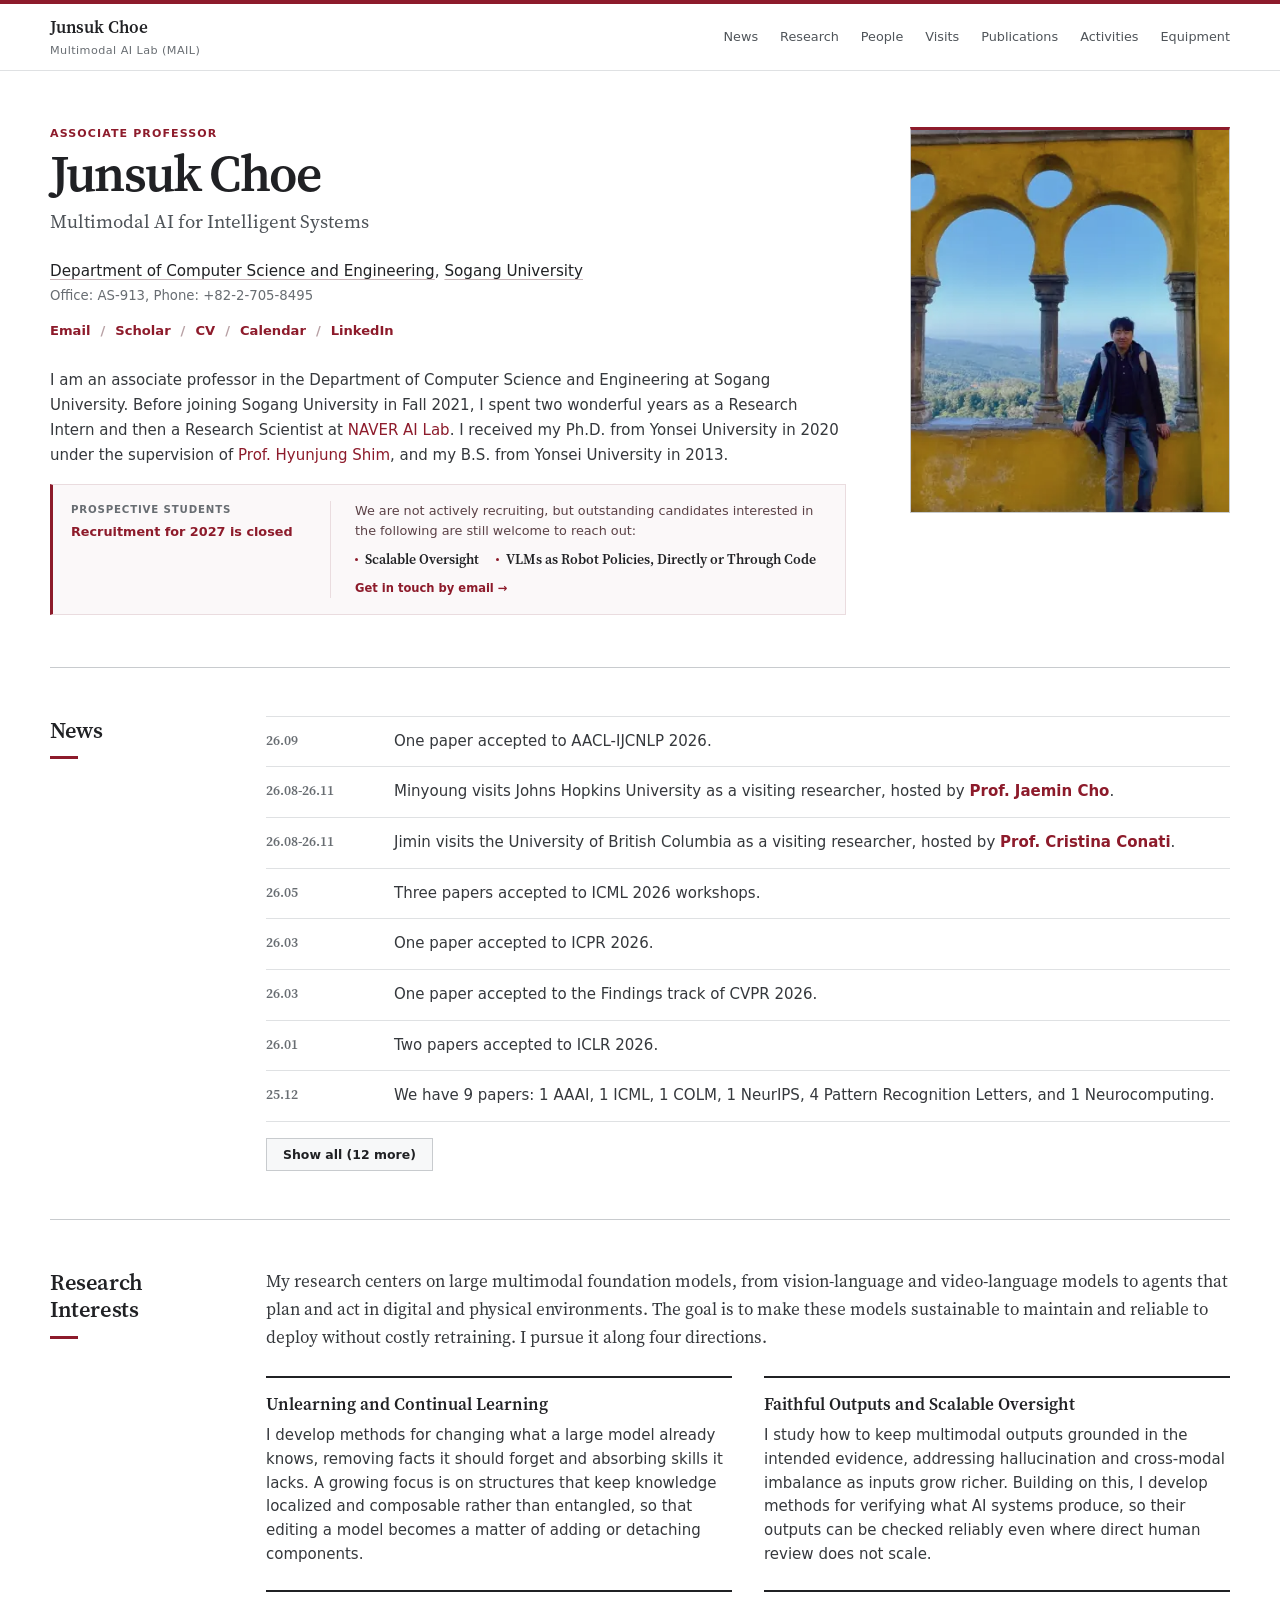
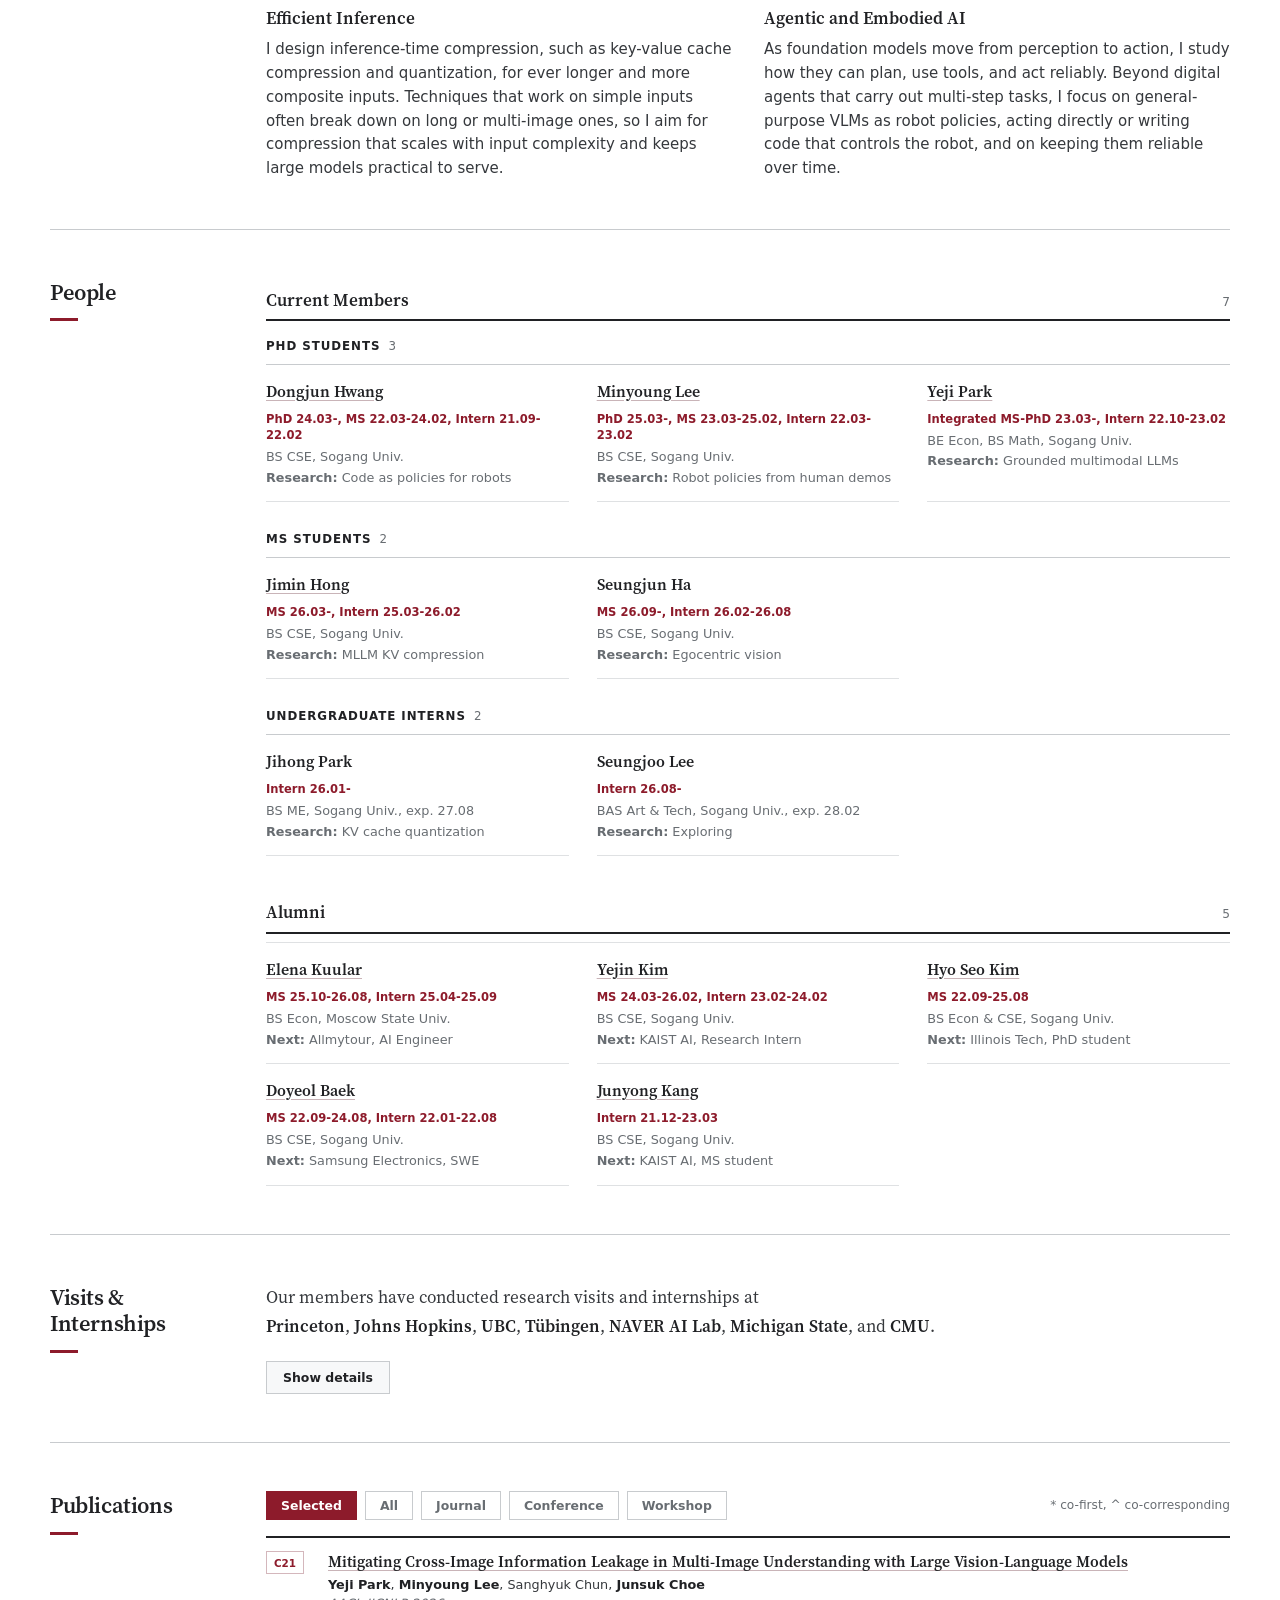
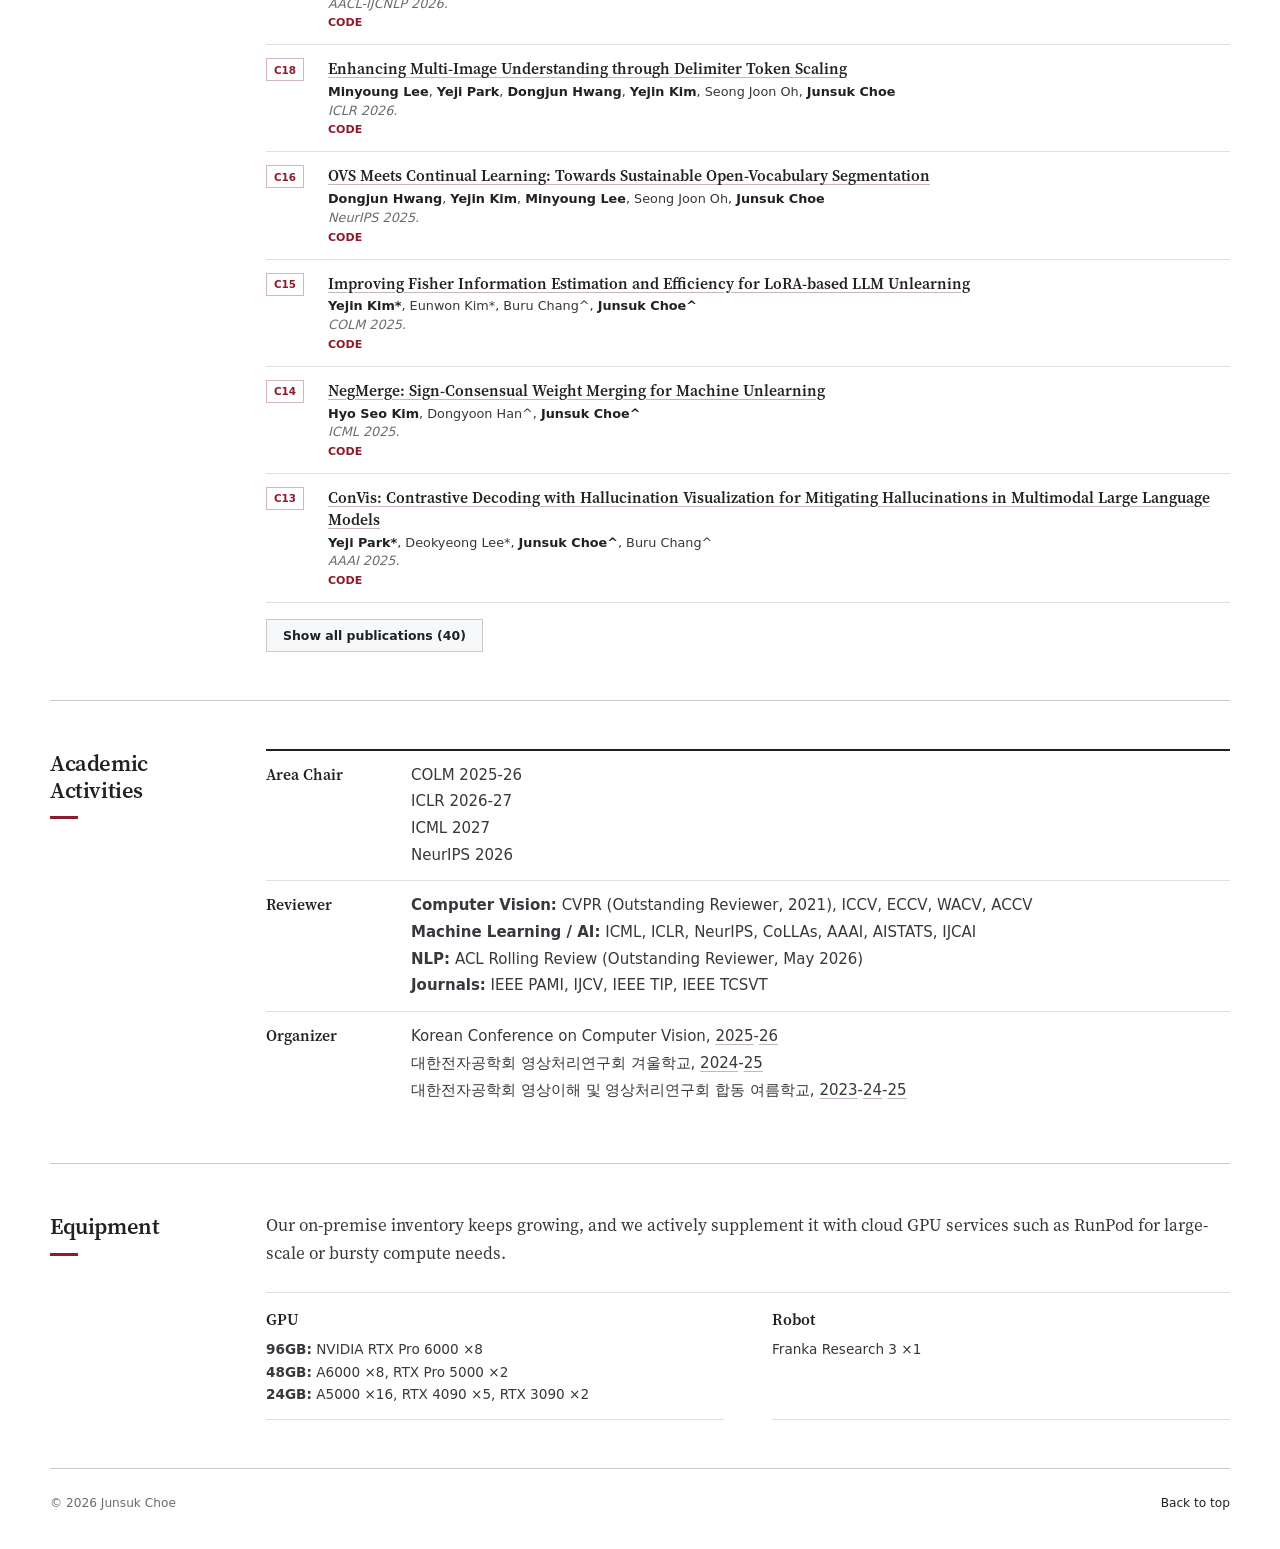
<file: index.html>
<!doctype html>
<html lang="en">
  <head>
    <meta charset="utf-8">
    <meta name="viewport" content="width=device-width, initial-scale=1">
    <title>Junsuk Choe | Sogang University</title>
    <meta name="description" content="Junsuk Choe, Associate Professor in Computer Science and Engineering at Sogang University.">
    <meta name="author" content="Junsuk Choe">
    <link rel="canonical" href="https://junsukchoe.github.io/">
    <meta property="og:type" content="profile">
    <meta property="og:site_name" content="Junsuk Choe">
    <meta property="og:url" content="https://junsukchoe.github.io/">
    <meta property="og:title" content="Junsuk Choe">
    <meta property="og:description" content="Associate Professor in Computer Science and Engineering at Sogang University.">
    <meta property="og:image" content="https://junsukchoe.github.io/assets/DF97E511-BB98-41DF-A3A8-4547CD93DAF7_1_105_c.jpeg">
    <meta property="og:image:width" content="768">
    <meta property="og:image:height" content="1024">
    <meta property="og:image:alt" content="Junsuk Choe">
    <meta name="twitter:card" content="summary">
    <link rel="icon" type="image/png" sizes="48x48" href="assets/favicon-48.png">
    <link rel="apple-touch-icon" href="assets/sogang-favicon-large.png">
    <link rel="preload" href="assets/fonts/SiteSerif-Semibold.woff2" as="font" type="font/woff2" crossorigin>
    <link rel="preload" href="assets/fonts/SiteSerif-Regular.woff2" as="font" type="font/woff2" crossorigin>
    <link rel="stylesheet" href="styles.css?v=academic79">
    <script src="script.js?v=23" defer></script>
    <script type="application/ld+json">
      {
        "@context": "https://schema.org",
        "@type": "Person",
        "name": "Junsuk Choe",
        "url": "https://junsukchoe.github.io/",
        "image": "https://junsukchoe.github.io/assets/DF97E511-BB98-41DF-A3A8-4547CD93DAF7_1_105_c.jpeg",
        "jobTitle": "Associate Professor",
        "email": "mailto:jschoe.cs@gmail.com",
        "telephone": "+82-2-705-8495",
        "affiliation": {
          "@type": "CollegeOrUniversity",
          "name": "Sogang University",
          "url": "https://wwwe.sogang.ac.kr",
          "department": {
            "@type": "Organization",
            "name": "Department of Computer Science and Engineering",
            "url": "https://computing.sogang.ac.kr/en/education/undergraduate/computer-science"
          }
        },
        "alumniOf": {
          "@type": "CollegeOrUniversity",
          "name": "Yonsei University"
        },
        "knowsAbout": [
          "Multimodal Learning",
          "Vision-Language Models",
          "Machine Unlearning",
          "Continual Learning",
          "Scalable Oversight",
          "Agentic AI",
          "Embodied AI"
        ],
        "sameAs": [
          "https://scholar.google.com/citations?user=1H2H7XAAAAAJ&hl=en",
          "https://www.linkedin.com/in/junsukchoe/"
        ]
      }
    </script>
  </head>
  <body>
    <a class="skip-link" href="#top">Skip to main content</a>
    <header class="site-header">
      <div class="header-identity">
        <a class="brand" href="#top">Junsuk Choe</a>
        <span>Multimodal AI Lab (MAIL)</span>
      </div>
      <nav class="nav" aria-label="Primary navigation">
        <a href="#news">News</a>
        <a href="#research">Research</a>
        <a href="#people">People</a>
        <a href="#visits">Visits</a>
        <a href="#publications">Publications</a>
        <a href="#activities">Activities</a>
        <a href="#equipment">Equipment</a>
      </nav>
    </header>

    <main id="top">
      <section class="hero">
        <aside class="hero-aside" aria-label="Profile photo and shortcuts">
          <figure class="profile-photo">
            <picture>
              <!-- sizes run ~1.3x the box width because .profile-photo img is scaled up 1.3x -->
              <source type="image/webp" srcset="assets/profile-480.webp 480w, assets/profile-768.webp 768w" sizes="(max-width: 680px) 172px, (max-width: 980px) 312px, 416px">
              <img src="assets/DF97E511-BB98-41DF-A3A8-4547CD93DAF7_1_105_c.jpeg" alt="Junsuk Choe" width="768" height="1024" decoding="async" fetchpriority="high">
            </picture>
          </figure>
        </aside>
        <div class="profile-main">
          <p class="role">Associate Professor</p>
          <h1>Junsuk Choe</h1>
          <p class="tagline">Multimodal AI for Intelligent Systems</p>
          <p class="affiliation">
            <a href="https://computing.sogang.ac.kr/en/education/undergraduate/computer-science" target="_blank" rel="noreferrer">Department of Computer Science and Engineering</a>,
            <a href="https://wwwe.sogang.ac.kr" target="_blank" rel="noreferrer">Sogang University</a>
          </p>
          <p class="contact">Office: AS-913, Phone: +82-2-705-8495</p>
          <div class="profile-links" aria-label="Profile links">
            <a href="mailto:jschoe.cs@gmail.com">Email</a>
            <a href="https://scholar.google.com/citations?user=1H2H7XAAAAAJ&hl=en" target="_blank" rel="noreferrer">Scholar</a>
            <a href="CV_JunsukChoe.pdf" target="_blank" rel="noreferrer">CV</a>
            <a href="https://calendar.google.com/calendar/embed?src=jschoe.cs%40gmail.com&amp;ctz=Asia%2FSeoul&amp;mode=WEEK" target="_blank" rel="noreferrer">Calendar</a>
            <a href="https://www.linkedin.com/in/junsukchoe/" target="_blank" rel="noreferrer">LinkedIn</a>
          </div>
          <p class="lead">
            I am an associate professor in the Department of Computer Science and Engineering at Sogang University.
            Before joining Sogang University in Fall 2021, I spent two wonderful years as a Research Intern and then
            a Research Scientist at <a href="https://naver-career.github.io/kr/service/clova/naver-ai-lab/" target="_blank" rel="noreferrer">NAVER AI Lab</a>.
            I received my Ph.D. from Yonsei University in 2020 under the
            supervision of <a href="https://kaist-cvml.github.io/index.html" target="_blank" rel="noreferrer">Prof. Hyunjung Shim</a>,
            and my B.S. from Yonsei University in 2013.
          </p>
          <div class="hero-status" aria-label="Recruiting information">
            <div class="recruiting-summary">
              <p class="recruiting-eyebrow">Prospective Students</p>
              <p><strong>Recruitment for 2027 is closed</strong></p>
            </div>
            <div class="recruiting-details">
              <p>We are not actively recruiting, but outstanding candidates interested in the following are still welcome to reach out:</p>
              <ul class="recruiting-topics">
                <li>Scalable Oversight</li>
                <li>VLMs as Robot Policies, Directly or Through Code</li>
              </ul>
              <a href="mailto:jschoe.cs@gmail.com">Get in touch by email <span aria-hidden="true">→</span></a>
            </div>
          </div>
        </div>
      </section>

      <section id="news" class="section section-grid">
        <div class="section-heading">
          <h2>News</h2>
        </div>
        <div>
        <ol class="timeline" id="news-timeline">
          <li><time datetime="2026-09">26.09</time><span>One paper accepted to AACL-IJCNLP 2026.</span></li>
          <li><time datetime="2026-08">26.08-26.11</time><span>Minyoung visits Johns Hopkins University as a visiting researcher, hosted by <a href="https://j-min.io/" target="_blank" rel="noreferrer">Prof. Jaemin Cho</a>.</span></li>
          <li><time datetime="2026-08">26.08-26.11</time><span>Jimin visits the University of British Columbia as a visiting researcher, hosted by <a href="https://www.cs.ubc.ca/people/cristina-conati" target="_blank" rel="noreferrer">Prof. Cristina Conati</a>.</span></li>
          <li><time datetime="2026-05">26.05</time><span>Three papers accepted to ICML 2026 workshops.</span></li>
          <li><time datetime="2026-03">26.03</time><span>One paper accepted to ICPR 2026.</span></li>
          <li><time datetime="2026-03">26.03</time><span>One paper accepted to the Findings track of CVPR 2026.</span></li>
          <li><time datetime="2026-01">26.01</time><span>Two papers accepted to ICLR 2026.</span></li>
          <li><time datetime="2025-12">25.12</time><span>We have 9 papers: 1 AAAI, 1 ICML, 1 COLM, 1 NeurIPS, 4 Pattern Recognition Letters, and 1 Neurocomputing.</span></li>
          <li><time datetime="2025-09">25.09</time><span>Promoted to Associate Professor at Sogang University. Thanks to all my students, colleagues, and collaborators for their support.</span></li>
          <li><time datetime="2025-09">25.09-26.02</time><span>Yeji joined NAVER AI Lab as a research intern.</span></li>
          <li><time datetime="2025-08">25.08</time><span>Granted the <span lang="ko">생성AI 선도인재양성사업</span> as Co-PI, led by NC AI and funded by IITP, and the <span lang="ko">독자 AI 파운데이션 모델 프로젝트</span> as Co-PI, led by Upstage and funded by NIPA/NIA/IITP.</span></li>
          <li><time datetime="2025-05">25.05-25.07</time><span>Dongjun visited the University of Tübingen as a visiting researcher, hosted by <a href="https://seongjoonoh.com/" target="_blank" rel="noreferrer">Prof. Seong Joon Oh</a>.</span></li>
          <li><time datetime="2025-01">25.01-25.02</time><span>Minyoung, Yeji, and Yejin visited the University of Tübingen as visiting researchers, hosted by <a href="https://seongjoonoh.com/" target="_blank" rel="noreferrer">Prof. Seong Joon Oh</a>.</span></li>
          <li><time datetime="2024-10">24.10-25.04</time><span>Hyo Seo visited Michigan State University as a visiting researcher, hosted by <a href="https://lsjxjtu.github.io/" target="_blank" rel="noreferrer">Prof. Sijia Liu</a>.</span></li>
          <li><time datetime="2024-09">24.09</time><span>Granted the Global Humanities and Social Convergence Research Program (1.8B KRW) as Co-PI from NRF Korea, led by <a href="https://jdasam.github.io/" target="_blank" rel="noreferrer">Prof. Dasaem Jeong</a>.</span></li>
          <li><time datetime="2024-09">24.09-25.02</time><span>Dongjun participated in the IITP AI Intensive Education Program at Carnegie Mellon University.</span></li>
          <li><time datetime="2024-04">24.04</time><span>Granted the Outstanding Young Scientist Grant (913M KRW) as PI from NRF Korea, with <a href="https://sites.google.com/view/buru-chang" target="_blank" rel="noreferrer">Prof. Buru Chang</a> as Co-PI.</span></li>
          <li><time datetime="2023-07">23.07-23.08</time><span>Minyoung and Hyo Seo visited the University of Tübingen as visiting researchers, hosted by <a href="https://seongjoonoh.com/" target="_blank" rel="noreferrer">Prof. Seong Joon Oh</a> and <a href="https://www.eml-munich.de/" target="_blank" rel="noreferrer">Prof. Zeynep Akata</a>.</span></li>
          <li><time datetime="2021-09">21.09</time><span>Joined the Department of Computer Science and Engineering at Sogang University as Assistant Professor.</span></li>
          <li><time datetime="2020-05">20.05</time><span>Defended Ph.D. thesis and joined NAVER AI Lab as Research Scientist.</span></li>
        </ol>
        <button type="button" class="toggle-list" id="news-toggle" aria-expanded="false">Show all news</button>
        </div>
      </section>

      <section id="research" class="section section-grid">
        <div class="section-heading">
          <h2>Research Interests</h2>
        </div>
        <div>
          <p class="section-lead">
            My research centers on large multimodal foundation models, from vision-language and video-language
            models to agents that plan and act in digital and physical environments. The goal is to make these
            models sustainable to maintain and reliable to deploy without costly retraining. I pursue it along
            four directions.
          </p>
          <div class="research-grid">
            <article>
              <h3>Unlearning and Continual Learning</h3>
              <p>
                I develop methods for changing what a large model already knows, removing facts it
                should forget and absorbing skills it lacks. A growing focus is on structures that
                keep knowledge localized and composable rather than entangled, so that editing a
                model becomes a matter of adding or detaching components.
              </p>
            </article>
            <article>
              <h3>Faithful Outputs and Scalable Oversight</h3>
              <p>
                I study how to keep multimodal outputs grounded in the intended evidence, addressing
                hallucination and cross-modal imbalance as inputs grow richer. Building on this, I develop methods for
                verifying what AI systems produce, so their outputs can be checked reliably even
                where direct human review does not scale.
              </p>
            </article>
            <article>
              <h3>Efficient Inference</h3>
              <p>
                I design inference-time compression, such as key-value cache compression and
                quantization, for ever longer and more composite inputs. Techniques that work on
                simple inputs often break down on long or multi-image ones, so I aim for compression
                that scales with input complexity and keeps large models practical to serve.
              </p>
            </article>
            <article>
              <h3>Agentic and Embodied AI</h3>
              <p>
                As foundation models move from perception to action, I study how they can plan, use
                tools, and act reliably. Beyond digital agents that carry out multi-step tasks, I
                focus on general-purpose VLMs as robot policies, acting directly or writing code
                that controls the robot, and on keeping them reliable over time.
              </p>
            </article>
          </div>
        </div>
      </section>

      <section id="people" class="section section-grid">
        <div class="section-heading">
          <h2>People</h2>
        </div>
        <div class="people-stack">
          <div class="people-group">
            <div class="group-heading">
              <h3>Current Members</h3>
              <span>7</span>
            </div>
            <h4 class="roster-subhead">PhD Students <span>3</span></h4>
            <ul class="roster-list">
              <li><a href="https://dongjunhwang.github.io" target="_blank" rel="noreferrer">Dongjun Hwang</a><div class="roster-meta"><div class="period-list"><span>PhD 24.03-</span><span>MS 22.03-24.02</span><span>Intern 21.09-22.02</span></div><div class="person-badges"><span class="person-highlight">AI Seoul Tech Scholarship (PhD)</span><span class="person-highlight">NRF Scholarship (PhD)</span><span class="person-highlight">Smilegate DHE Scholarship (MS)</span></div><span>BS CSE, Sogang Univ.</span><span class="person-activity">Visiting Researcher, Univ. of Tübingen (25.05-25.07)</span><span class="person-activity">CMU IITP AI Education Program (24.09-25.02)</span><span><strong>Research:</strong> Code as policies for robots</span></div></li>
              <li><a href="https://mymy-young.github.io/" target="_blank" rel="noreferrer">Minyoung Lee</a><div class="roster-meta"><div class="period-list"><span>PhD 25.03-</span><span>MS 23.03-25.02</span><span>Intern 22.03-23.02</span></div><div class="person-badges"><span class="person-highlight">AI Seoul Tech Scholarship (PhD)</span><span class="person-highlight">Smilegate DHE Scholarship (MS)</span></div><span>BS CSE, Sogang Univ.</span><span class="person-activity">Visiting Researcher, Johns Hopkins Univ. (26.08-26.11)</span><span class="person-activity">Visiting Researcher, Univ. of Tübingen (25.01-25.02, 23.07-23.08)</span><span><strong>Research:</strong> Robot policies from human demos</span></div></li>
              <li><a href="https://yejipark-m.github.io" target="_blank" rel="noreferrer">Yeji Park</a><div class="roster-meta"><div class="period-list"><span>Integrated MS-PhD 23.03-</span><span>Intern 22.10-23.02</span></div><div class="person-badges"><span class="person-highlight">Hyundai Motor Chung Mong-Koo Scholarship</span></div><span>BE Econ, BS Math, Sogang Univ.</span><span class="person-activity">Visiting Researcher, Princeton Univ. (27.03-27.07)</span><span class="person-activity">Research Intern, NAVER AI Lab (25.09-26.02)</span><span class="person-activity">Visiting Researcher, Univ. of Tübingen (25.01-25.02)</span><span><strong>Research:</strong> Grounded multimodal LLMs</span></div></li>
            </ul>
            <h4 class="roster-subhead">MS Students <span>2</span></h4>
            <ul class="roster-list">
              <li><a href="https://sites.google.com/view/jimin-hong?usp=sharing" target="_blank" rel="noreferrer">Jimin Hong</a><div class="roster-meta"><div class="period-list"><span>MS 26.03-</span><span>Intern 25.03-26.02</span></div><span>BS CSE, Sogang Univ.</span><span class="person-activity">Visiting Researcher, Univ. of British Columbia (26.08-26.11)</span><span><strong>Research:</strong> MLLM KV compression</span></div></li>
              <li>Seungjun Ha<div class="roster-meta"><div class="period-list"><span>MS 26.09-</span><span>Intern 26.02-26.08</span></div><div class="person-badges"><span class="person-highlight">Sogang Albatross Fellowship</span></div><span>BS CSE, Sogang Univ.</span><span><strong>Research:</strong> Egocentric vision</span></div></li>
            </ul>
            <h4 class="roster-subhead">Undergraduate Interns <span>2</span></h4>
            <ul class="roster-list">
              <li>Jihong Park<div class="roster-meta"><div class="period-list"><span>Intern 26.01-</span></div><span>BS ME, Sogang Univ., exp. 27.08</span><span><strong>Research:</strong> KV cache quantization</span></div></li>
              <li>Seungjoo Lee<div class="roster-meta"><div class="period-list"><span>Intern 26.08-</span></div><span>BAS Art &amp; Tech, Sogang Univ., exp. 28.02</span><span><strong>Research:</strong> Exploring</span></div></li>
            </ul>
          </div>
          <div class="people-group alumni-group">
            <div class="group-heading">
              <h3>Alumni</h3>
              <span>5</span>
            </div>
            <ul class="roster-list">
              <li><a href="https://www.linkedin.com/in/elena-kuular/?originalSubdomain=kr" target="_blank" rel="noreferrer">Elena Kuular</a><div class="roster-meta"><div class="period-list"><span>MS 25.10-26.08</span><span>Intern 25.04-25.09</span></div><div class="person-badges"><span class="person-highlight">GKS Scholarship</span></div><span>BS Econ, Moscow State Univ.</span><span><strong>Next:</strong> Allmytour, AI Engineer</span></div></li>
              <li><a href="https://sites.google.com/view/yejin-c-kim/" target="_blank" rel="noreferrer">Yejin Kim</a><div class="roster-meta"><div class="period-list"><span>MS 24.03-26.02</span><span>Intern 23.02-24.02</span></div><div class="person-badges"><span class="person-highlight">Smilegate DHE Scholarship</span><span class="person-highlight">Sogang Albatross Fellowship</span></div><span>BS CSE, Sogang Univ.</span><span class="person-activity">Visiting Researcher, Univ. of Tübingen (25.01-25.02)</span><span><strong>Next:</strong> KAIST AI, Research Intern</span></div></li>
              <li><a href="https://sites.google.com/view/hyoseokim" target="_blank" rel="noreferrer">Hyo Seo Kim</a><div class="roster-meta"><div class="period-list"><span>MS 22.09-25.08</span></div><span>BS Econ &amp; CSE, Sogang Univ.</span><span class="person-activity">Visiting Researcher, Michigan State Univ. (24.10-25.04)</span><span class="person-activity">Research Intern, NAVER AI Lab (24.07-24.10)</span><span class="person-activity">Visiting Researcher, Univ. of Tübingen (23.07-23.08)</span><span><strong>Next:</strong> Illinois Tech, PhD student</span></div></li>
              <li><a href="https://sites.google.com/view/dobaek" target="_blank" rel="noreferrer">Doyeol Baek</a><div class="roster-meta"><div class="period-list"><span>MS 22.09-24.08</span><span>Intern 22.01-22.08</span></div><div class="person-badges"><span class="person-highlight">Smilegate DHE Scholarship</span></div><span>BS CSE, Sogang Univ.</span><span><strong>Next:</strong> Samsung Electronics, SWE</span></div></li>
              <li><a href="https://sites.google.com/view/junyongkang/home" target="_blank" rel="noreferrer">Junyong Kang</a><div class="roster-meta"><div class="period-list"><span>Intern 21.12-23.03</span></div><div class="person-badges"><span class="person-highlight">Valedictorian (College of Engineering)</span></div><span>BS CSE, Sogang Univ.</span><span><strong>Next:</strong> KAIST AI, MS student</span></div></li>
            </ul>
          </div>
        </div>
      </section>

      <section id="visits" class="section section-grid">
        <div class="section-heading">
          <h2>Visits &amp; Internships</h2>
        </div>
        <div>
        <p class="visit-summary" id="visit-summary" hidden></p>
        <ul class="visit-list" id="visit-list">
          <li data-short="Princeton"><div class="visit-place"><strong>Princeton Univ.</strong><span>Hosted by <a href="https://www.cs.princeton.edu/~olgarus/" target="_blank" rel="noreferrer">Prof. Olga Russakovsky</a></span></div><ul class="visit-people"><li>Yeji <span>27.03–07</span></li></ul></li>
          <li data-short="Johns Hopkins"><div class="visit-place"><strong>Johns Hopkins Univ.</strong><span>Hosted by <a href="https://j-min.io/" target="_blank" rel="noreferrer">Prof. Jaemin Cho</a></span></div><ul class="visit-people"><li>Minyoung <span>26.08–11</span></li></ul></li>
          <li data-short="UBC"><div class="visit-place"><strong>Univ. of British Columbia</strong><span>Hosted by <a href="https://www.cs.ubc.ca/people/cristina-conati" target="_blank" rel="noreferrer">Prof. Cristina Conati</a></span></div><ul class="visit-people"><li>Jimin <span>26.08–11</span></li></ul></li>
          <li data-short="Tübingen"><div class="visit-place"><strong>Univ. of Tübingen</strong><span>Hosted by <a href="https://seongjoonoh.com/" target="_blank" rel="noreferrer">Prof. Seong Joon Oh</a> (with <a href="https://www.eml-munich.de/" target="_blank" rel="noreferrer">Prof. Zeynep Akata</a> in 2023)</span></div><ul class="visit-people"><li>Dongjun <span>25.05–07</span></li><li>Yeji <span>25.01–02</span></li><li>Yejin <span>25.01–02</span></li><li>Hyo Seo <span>23.07–08</span></li><li>Minyoung <span>25.01–02, 23.07–08</span></li></ul></li>
          <li data-short="NAVER AI Lab"><div class="visit-place"><strong>NAVER AI Lab</strong><span>Research internship</span></div><ul class="visit-people"><li>Yeji <span>25.09–26.02</span></li><li>Hyo Seo <span>24.07–10</span></li></ul></li>
          <li data-short="Michigan State"><div class="visit-place"><strong>Michigan State Univ.</strong><span>Hosted by <a href="https://lsjxjtu.github.io/" target="_blank" rel="noreferrer">Prof. Sijia Liu</a></span></div><ul class="visit-people"><li>Hyo Seo <span>24.10–25.04</span></li></ul></li>
          <li data-short="CMU"><div class="visit-place"><strong>Carnegie Mellon Univ.</strong><span>IITP AI Intensive Education Program</span></div><ul class="visit-people"><li>Dongjun <span>24.09–25.02</span></li></ul></li>
        </ul>
        <button type="button" class="toggle-list" id="visit-toggle" aria-expanded="false" hidden>Show details</button>
        </div>
      </section>

      <section id="publications" class="section section-grid">
        <div class="section-heading">
          <h2>Publications</h2>
        </div>
        <div>
        <div class="pub-toolbar">
          <div class="pub-filters" id="pub-filters" role="group" aria-label="Filter publications by type">
            <button type="button" class="pub-filter is-active" data-filter="selected" aria-pressed="true">Selected</button>
            <button type="button" class="pub-filter" data-filter="all" aria-pressed="false">All</button>
            <button type="button" class="pub-filter" data-filter="J" aria-pressed="false">Journal</button>
            <button type="button" class="pub-filter" data-filter="C" aria-pressed="false">Conference</button>
            <button type="button" class="pub-filter" data-filter="W" aria-pressed="false">Workshop</button>
          </div>
          <p class="pub-legend">* co-first, ^ co-corresponding</p>
        </div>
        <div class="publication-list" id="publication-list">
          <article class="pub"><span>C21</span><div><h3><a href="https://aclanthology.org/2026.aacl-short.42.pdf" target="_blank" rel="noreferrer">Mitigating Cross-Image Information Leakage in Multi-Image Understanding with Large Vision-Language Models</a></h3><p><span class="lab">Yeji Park</span>, <span class="lab">Minyoung Lee</span>, Sanghyuk Chun, <strong class="pi">Junsuk Choe</strong></p><p class="venue">AACL-IJCNLP 2026.</p><p class="pub-links"><a href="https://github.com/yejipark-m/FOCUS" target="_blank" rel="noreferrer">code</a></p></div></article>
          <article class="pub"><span>W7</span><div><h3><a href="https://openreview.net/forum?id=Urnkawsb3P" target="_blank" rel="noreferrer">Alignment-aware Data Selection for Unlearning in Contrastive Vision-Language Models</a></h3><p><span class="lab">Dongjun Hwang</span>, <span class="lab">Yejin Kim</span>, <span class="lab">Beomyun Kwon</span>, <strong class="pi">Junsuk Choe</strong></p><p class="venue">ICML 2026 Workshop on the Impact of Memorization on Trustworthy Foundation Models.</p></div></article>
          <article class="pub"><span>W6</span><div><h3><a href="https://openreview.net/forum?id=xrwkOUb8kp" target="_blank" rel="noreferrer">Behavioral Proxy Conditioning for Financial Stress Scenario Generation with a Pretrained Diffusion Model</a></h3><p><span class="lab">Elena Kuular</span>, <strong class="pi">Junsuk Choe</strong></p><p class="venue">ICML 2026 Workshop on Foundation Models for Structured Data.</p></div></article>
          <article class="pub"><span>W5</span><div><h3><a href="https://openreview.net/forum?id=8Fed53Xuin" target="_blank" rel="noreferrer">EvoVLM: Multimodal Evolutionary Feedback for Visual Symbolic Regression</a></h3><p>Hyejin Lee, <strong class="pi">Junsuk Choe</strong></p><p class="venue">ICML 2026 Workshop on AI for Science.</p></div></article>
          <article class="pub"><span>C20</span><div><h3>RARR: Real-time Attention-Driven Rain Removal with Hierarchical Scale-aware Efficient Network</h3><p>Seungho Eum, Ihjoon Cho, Jeonghyeon Kim, <strong class="pi">Junsuk Choe^</strong>, Unsang Park^</p><p class="venue">ICPR 2026.</p></div></article>
          <article class="pub"><span>C19</span><div><h3><a href="https://openaccess.thecvf.com/content/CVPR2026F/papers/Woo_Training-Free_Uncertainty-guided_Logit_Adjustment_for_Few-Shot_Class-Incremental_Learning_CVPRF_2026_paper.pdf" target="_blank" rel="noreferrer">Training-Free Uncertainty-guided Logit Adjustment for Few-Shot Class-Incremental Learning</a></h3><p>Sungwon Woo, <span class="lab">Dongjun Hwang</span>, Shiwon Kim, <strong class="pi">Junsuk Choe</strong>, Jongho Nang</p><p class="venue">CVPR 2026 Findings.</p><p class="pub-links"><a href="https://github.com/sungwon-woo/ULA" target="_blank" rel="noreferrer">code</a></p></div></article>
          <article class="pub"><span>W4</span><div><h3><a href="https://openreview.net/forum?id=zHwLO06Kn3" target="_blank" rel="noreferrer">Grounding the "Not": Symbolic Representation of Negation for Logical Reasoning in VLMs</a></h3><p>Inha Kang, Seonho Lee, Jiho Choi, <strong class="pi">Junsuk Choe</strong>, Hyunjung Shim</p><p class="venue">ICLR 2026 Workshop on Logical Reasoning of Large Language Models.</p></div></article>
          <article class="pub"><span>C18</span><div><h3><a href="https://openreview.net/forum?id=7QFf05KrOm" target="_blank" rel="noreferrer">Enhancing Multi-Image Understanding through Delimiter Token Scaling</a></h3><p><span class="lab">Minyoung Lee</span>, <span class="lab">Yeji Park</span>, <span class="lab">Dongjun Hwang</span>, <span class="lab">Yejin Kim</span>, Seong Joon Oh, <strong class="pi">Junsuk Choe</strong></p><p class="venue">ICLR 2026.</p><p class="pub-links"><a href="https://github.com/MYMY-young/DelimScaling" target="_blank" rel="noreferrer">code</a></p></div></article>
          <article class="pub"><span>C17</span><div><h3><a href="https://openreview.net/forum?id=hFzrP5mw24" target="_blank" rel="noreferrer">What "Not" to Detect: Negation-Aware VLMs via Structured Reasoning and Token Merging</a></h3><p>Inha Kang, Youngsun Lim, Seonho Lee, Jiho Choi, <strong class="pi">Junsuk Choe</strong>, Hyunjung Shim</p><p class="venue">ICLR 2026.</p></div></article>
          <article class="pub"><span>C16</span><div><h3><a href="https://openreview.net/forum?id=y8Hv7EdcRF" target="_blank" rel="noreferrer">OVS Meets Continual Learning: Towards Sustainable Open-Vocabulary Segmentation</a></h3><p><span class="lab">Dongjun Hwang</span>, <span class="lab">Yejin Kim</span>, <span class="lab">Minyoung Lee</span>, Seong Joon Oh, <strong class="pi">Junsuk Choe</strong></p><p class="venue">NeurIPS 2025.</p><p class="pub-links"><a href="https://github.com/dongjunhwang/ConOVS" target="_blank" rel="noreferrer">code</a></p></div></article>
          <article class="pub"><span>C15</span><div><h3><a href="https://arxiv.org/abs/2508.21300" target="_blank" rel="noreferrer">Improving Fisher Information Estimation and Efficiency for LoRA-based LLM Unlearning</a></h3><p><span class="lab">Yejin Kim*</span>, Eunwon Kim*, Buru Chang^, <strong class="pi">Junsuk Choe^</strong></p><p class="venue">COLM 2025.</p><p class="pub-links"><a href="https://github.com/kyj93790/VILA" target="_blank" rel="noreferrer">code</a></p></div></article>
          <article class="pub"><span>W3</span><div><h3><a href="https://openaccess.thecvf.com/content/ICCV2025W/AIM/html/Kim_LMLT__Low-to-high_Multi-Level_Vision_Transformer_for_Lightweight_Image_Super-Resolution_ICCVW_2025_paper.html" target="_blank" rel="noreferrer">LMLT: Low-to-high Multi-Level Vision Transformer for Lightweight Image Super-Resolution</a></h3><p>Jeongsoo Kim, Jongho Nang, <strong class="pi">Junsuk Choe</strong></p><p class="venue">ICCV 2025 Workshop on Advances in Image Manipulation.</p><p class="pub-links"><a href="https://github.com/jwgdmkj/LMLT" target="_blank" rel="noreferrer">code</a></p></div></article>
          <article class="pub"><span>J12</span><div><h3><a href="https://www.sciencedirect.com/science/article/abs/pii/S092523122501166X" target="_blank" rel="noreferrer">Small Object Matters in Weakly Supervised Object Localization</a></h3><p><span class="lab">Dongjun Hwang</span>, Seong Joon Oh, <strong class="pi">Junsuk Choe</strong></p><p class="venue">Neurocomputing, 2025.</p></div></article>
          <article class="pub"><span>C14</span><div><h3><a href="https://arxiv.org/abs/2410.05583" target="_blank" rel="noreferrer">NegMerge: Sign-Consensual Weight Merging for Machine Unlearning</a></h3><p><span class="lab">Hyo Seo Kim</span>, Dongyoon Han^, <strong class="pi">Junsuk Choe^</strong></p><p class="venue">ICML 2025.</p><p class="pub-links"><a href="https://github.com/naver-ai/negmerge" target="_blank" rel="noreferrer">code</a></p></div></article>
          <article class="pub"><span>J11</span><div><h3><a href="https://www.sciencedirect.com/science/article/abs/pii/S016786552500056X" target="_blank" rel="noreferrer">VHOIP: Video-based Human-Object Interaction recognition with CLIP Prior knowledge</a></h3><p><span class="lab">Doyeol Baek</span>, <strong class="pi">Junsuk Choe</strong></p><p class="venue">Pattern Recognition Letters, 2025.</p></div></article>
          <article class="pub"><span>J10</span><div><h3><a href="https://www.sciencedirect.com/science/article/pii/S0167865525000121" target="_blank" rel="noreferrer">Fog-Free Training for Foggy Scene Understanding</a></h3><p><span class="lab">Minyoung Lee</span>, Kyungwoo Song, <strong class="pi">Junsuk Choe</strong></p><p class="venue">Pattern Recognition Letters, 2025.</p></div></article>
          <article class="pub"><span>J9</span><div><h3><a href="https://www.sciencedirect.com/science/article/abs/pii/S0167865524003714" target="_blank" rel="noreferrer">Curriculum Learning with Class-label Composition for Weakly Supervised Semantic Segmentation</a></h3><p><span class="lab">Dongjun Hwang</span>, <span class="lab">Hyoseo Kim</span>, <span class="lab">Doyeol Baek</span>, Hyunbin Kim, Inhye Kye, <strong class="pi">Junsuk Choe</strong></p><p class="venue">Pattern Recognition Letters, 2025.</p></div></article>
          <article class="pub"><span>C13</span><div><h3><a href="https://arxiv.org/abs/2408.13906" target="_blank" rel="noreferrer">ConVis: Contrastive Decoding with Hallucination Visualization for Mitigating Hallucinations in Multimodal Large Language Models</a></h3><p><span class="lab">Yeji Park*</span>, Deokyeong Lee*, <strong class="pi">Junsuk Choe^</strong>, Buru Chang^</p><p class="venue">AAAI 2025.</p><p class="pub-links"><a href="https://github.com/yejipark-m/ConVis" target="_blank" rel="noreferrer">code</a></p></div></article>
          <article class="pub"><span>J8</span><div><h3><a href="https://www.sciencedirect.com/science/article/pii/S0167865524003246" target="_blank" rel="noreferrer">Improving ViT Interpretability with Patch-level Mask Prediction</a></h3><p><span class="lab">Junyong Kang</span>, Byeongho Heo, <strong class="pi">Junsuk Choe</strong></p><p class="venue">Pattern Recognition Letters, 2025.</p></div></article>
          <article class="pub"><span>J7</span><div><h3><a href="https://www.sciencedirect.com/science/article/abs/pii/S0031320324005892" target="_blank" rel="noreferrer">Discovering an Inference Recipe for Weakly-Supervised Object Localization</a></h3><p>Sanghuk Lee*, Cheolhyun Mun*, Youngjung Uh, <strong class="pi">Junsuk Choe</strong>, Hyeran Byun</p><p class="venue">Pattern Recognition, 2024.</p></div></article>
          <article class="pub"><span>J6</span><div><h3><a href="https://www.sciencedirect.com/science/article/pii/S0167865524001077" target="_blank" rel="noreferrer">Weakly-supervised Incremental learning for Semantic segmentation with Class Hierarchy</a></h3><p><span class="lab">Hyoseo Kim</span>, <strong class="pi">Junsuk Choe</strong></p><p class="venue">Pattern Recognition Letters, 2024.</p></div></article>
          <article class="pub"><span>C12</span><div><h3><a href="https://arxiv.org/abs/2312.13646" target="_blank" rel="noreferrer">Weakly Supervised Semantic Segmentation for Driving Scenes</a></h3><p>Dongseob Kim*, Seungho Lee*, <strong class="pi">Junsuk Choe</strong>, Hyunjung Shim</p><p class="venue">AAAI 2024.</p><p class="pub-links"><a href="https://github.com/k0u-id/CARB" target="_blank" rel="noreferrer">code</a></p></div></article>
          <article class="pub"><span>C11</span><div><h3><a href="https://openaccess.thecvf.com/content/WACV2024/papers/Mun_Small_Objects_Matters_in_Weakly-Supervised_Semantic_Segmentation_WACV_2024_paper.pdf" target="_blank" rel="noreferrer">Small Objects Matters in Weakly-supervised Semantic Segmentation</a></h3><p>Cheolhyun Mun*, Sanghuk Lee*, Youngjung Uh, <strong class="pi">Junsuk Choe</strong>, Hyeran Byun</p><p class="venue">WACV 2024.</p></div></article>
          <article class="pub"><span>C10</span><div><h3><a href="https://openaccess.thecvf.com/content/ICCV2023/papers/Han_Neglected_Free_Lunch_-_Learning_Image_Classifiers_Using_Annotation_Byproducts_ICCV_2023_paper.pdf" target="_blank" rel="noreferrer">Neglected Free Lunch - Learning Image Classifiers Using Annotation Byproducts</a></h3><p>Dongyoon Han*, <strong class="pi">Junsuk Choe*</strong>, Seonghyeok Chun, John Chung, Minsuk Chang, Sangdoo Yun, Jean Song, Seong Joon Oh</p><p class="venue">ICCV 2023.</p><p class="pub-links"><a href="https://github.com/naver-ai/NeglectedFreeLunch" target="_blank" rel="noreferrer">code</a></p></div></article>
          <article class="pub"><span>J5</span><div><h3><a href="https://www.sciencedirect.com/science/article/pii/S0167865523000831" target="_blank" rel="noreferrer">Entropy Regularization for Weakly Supervised Object Localization</a></h3><p><span class="lab">Dongjun Hwang</span>, Jung-Woo Ha, Hyunjung Shim, <strong class="pi">Junsuk Choe</strong></p><p class="venue">Pattern Recognition Letters, 2023.</p></div></article>
          <article class="pub"><span>J4</span><div><h3><a href="https://ieeexplore.ieee.org/document/9762560/" target="_blank" rel="noreferrer">Evaluation for Weakly Supervised Object Localization: Protocol, Metrics, and Datasets</a></h3><p><strong class="pi">Junsuk Choe*</strong>, Seong Joon Oh*, Sanghyuk Chun, Seungho Lee, Zeynep Akata, Hyunjung Shim</p><p class="venue">IEEE Transactions on Pattern Analysis and Machine Intelligence, 2023.</p><p class="pub-links"><a href="https://arxiv.org/abs/2007.04178" target="_blank" rel="noreferrer">arxiv</a><a href="https://github.com/clovaai/wsolevaluation" target="_blank" rel="noreferrer">code</a></p></div></article>
          <article class="pub"><span>C9</span><div><h3><a href="https://openaccess.thecvf.com/content/CVPR2022/papers/Lee_Weakly_Supervised_Semantic_Segmentation_Using_Out-of-Distribution_Data_CVPR_2022_paper.pdf" target="_blank" rel="noreferrer">Weakly Supervised Semantic Segmentation using Out-of-Distribution Data</a></h3><p>Jungbeom Lee, Seong Joon Oh, Sangdoo Yun, <strong class="pi">Junsuk Choe</strong>, Eunji Kim, Sungroh Yoon</p><p class="venue">CVPR 2022.</p><p class="pub-links"><a href="https://github.com/naver-ai/w-ood" target="_blank" rel="noreferrer">code</a></p></div></article>
          <article class="pub"><span>J3</span><div><h3><a href="https://ieeexplore.ieee.org/document/9105077" target="_blank" rel="noreferrer">Attention-based Dropout Layer for Weakly Supervised Single Object Localization and Semantic Segmentation</a></h3><p><strong class="pi">Junsuk Choe*</strong>, Seungho Lee*, Hyunjung Shim</p><p class="venue">IEEE Transactions on Pattern Analysis and Machine Intelligence, 2021.</p><p class="pub-links"><a href="https://github.com/junsukchoe/ADL" target="_blank" rel="noreferrer">code</a></p></div></article>
          <article class="pub"><span>C8</span><div><h3><a href="https://openaccess.thecvf.com/content/ICCV2021/papers/Kim_Keep_CALM_and_Improve_Visual_Feature_Attribution_ICCV_2021_paper.pdf" target="_blank" rel="noreferrer">Keep CALM and Improve Visual Feature Attribution</a></h3><p>Jae Myung Kim*, <strong class="pi">Junsuk Choe*</strong>, Zeynep Akata, Seong Joon Oh</p><p class="venue">ICCV 2021.</p><p class="pub-links"><a href="https://github.com/naver-ai/calm" target="_blank" rel="noreferrer">code</a></p></div></article>
          <article class="pub"><span>C7</span><div><h3><a href="https://openaccess.thecvf.com/content/ICCV2021/papers/Kim_Normalization_Matters_in_Weakly_Supervised_Object_Localization_ICCV_2021_paper.pdf" target="_blank" rel="noreferrer">Normalization Matters in Weakly Supervised Object Localization</a></h3><p>Jeesoo Kim, <strong class="pi">Junsuk Choe</strong>, Sangdoo Yun, Nojun Kwak</p><p class="venue">ICCV 2021.</p><p class="pub-links"><a href="https://github.com/GenDisc/IVR" target="_blank" rel="noreferrer">code</a></p></div></article>
          <article class="pub"><span>C6</span><div><h3><a href="https://openaccess.thecvf.com/content/ICCV2021/papers/Ki_Contrastive_Attention_Maps_for_Self-Supervised_Co-Localization_ICCV_2021_paper.pdf" target="_blank" rel="noreferrer">Contrastive Attention Maps for Self-supervised Co-localization</a></h3><p>Minsong Ki, Youngjung Uh, <strong class="pi">Junsuk Choe</strong>, Hyeran Byun</p><p class="venue">ICCV 2021.</p></div></article>
          <article class="pub"><span>C5</span><div><h3><a href="https://openaccess.thecvf.com/content/ICCV2021/papers/Heo_Rethinking_Spatial_Dimensions_of_Vision_Transformers_ICCV_2021_paper.pdf" target="_blank" rel="noreferrer">Rethinking Spatial Dimensions of Vision Transformers</a></h3><p>Byeongho Heo, Sangdoo Yun, Dongyoon Han, Sanghyuk Chun, <strong class="pi">Junsuk Choe</strong>, Seong Joon Oh</p><p class="venue">ICCV 2021.</p><p class="pub-links"><a href="https://github.com/naver-ai/pit" target="_blank" rel="noreferrer">code</a></p></div></article>
          <article class="pub"><span>J2</span><div><h3><a href="https://doi.org/10.1016/j.patcog.2021.107949" target="_blank" rel="noreferrer">Region-based Dropout with Attention Prior for Weakly Supervised Object Localization</a></h3><p><strong class="pi">Junsuk Choe</strong>, Dongyoon Han, Sangdoo Yun, Jung-Woo Ha, Seong Joon Oh, Hyunjung Shim</p><p class="venue">Pattern Recognition, 2021.</p></div></article>
          <article class="pub"><span>C4</span><div><h3><a href="https://openaccess.thecvf.com/content/CVPR2021/papers/Yun_Re-Labeling_ImageNet_From_Single_to_Multi-Labels_From_Global_to_Localized_CVPR_2021_paper.pdf" target="_blank" rel="noreferrer">Re-labeling ImageNet: from Single to Multi-Labels, from Global to Localized Labels</a></h3><p>Sangdoo Yun, Seong Joon Oh, Byeongho Heo, Dongyoon Han, <strong class="pi">Junsuk Choe</strong>, Sanghyuk Chun</p><p class="venue">CVPR 2021.</p><p class="pub-links"><a href="https://github.com/naver-ai/relabel_imagenet" target="_blank" rel="noreferrer">code</a></p></div></article>
          <article class="pub"><span>C3</span><div><h3><a href="https://openaccess.thecvf.com/content_CVPR_2020/papers/Choe_Evaluating_Weakly_Supervised_Object_Localization_Methods_Right_CVPR_2020_paper.pdf" target="_blank" rel="noreferrer">Evaluating Weakly Supervised Object Localization Methods Right</a></h3><p><strong class="pi">Junsuk Choe*</strong>, Seong Joon Oh*, Seungho Lee, Sanghyuk Chun, Zeynep Akata, Hyunjung Shim</p><p class="venue">CVPR 2020.</p><p class="pub-links"><a href="https://github.com/clovaai/wsolevaluation" target="_blank" rel="noreferrer">code</a></p></div></article>
          <article class="pub"><span>C2</span><div><h3><a href="https://openaccess.thecvf.com/content_ICCV_2019/html/Yun_CutMix_Regularization_Strategy_to_Train_Strong_Classifiers_With_Localizable_Features_ICCV_2019_paper.html" target="_blank" rel="noreferrer">CutMix: Regularization Strategy to Train Strong Classifiers with Localizable Features</a></h3><p>Sangdoo Yun, Dongyoon Han, Seong Joon Oh, Sanghyuk Chun, <strong class="pi">Junsuk Choe</strong>, Youngjoon Yoo</p><p class="venue">ICCV 2019. Oral presentation.</p><p class="pub-links"><a href="https://github.com/clovaai/CutMix-PyTorch" target="_blank" rel="noreferrer">code</a></p></div></article>
          <article class="pub"><span>C1</span><div><h3><a href="https://openaccess.thecvf.com/content_CVPR_2019/papers/Choe_Attention-Based_Dropout_Layer_for_Weakly_Supervised_Object_Localization_CVPR_2019_paper.pdf" target="_blank" rel="noreferrer">Attention-based Dropout Layer for Weakly Supervised Object Localization</a></h3><p><strong class="pi">Junsuk Choe</strong>, Hyunjung Shim</p><p class="venue">CVPR 2019. Oral presentation.</p><p class="pub-links"><a href="https://github.com/junsukchoe/ADL" target="_blank" rel="noreferrer">code</a></p></div></article>
          <article class="pub"><span>W2</span><div><h3><a href="https://arxiv.org/abs/2003.03879" target="_blank" rel="noreferrer">An Empirical Evaluation on Robustness and Uncertainty of Regularization Methods</a></h3><p>Sanghyuk Chun, Seong Joon Oh, Sangdoo Yun, Dongyoon Han, <strong class="pi">Junsuk Choe</strong>, Youngjoon Yoo</p><p class="venue">ICML 2019 Workshop on Uncertainty & Robustness in Deep Learning.</p></div></article>
          <article class="pub"><span>J1</span><div><h3><a href="https://www.sciencedirect.com/science/article/abs/pii/S0020025518300719" target="_blank" rel="noreferrer">Robust approach to inverse lighting using RGB-D images</a></h3><p><strong class="pi">Junsuk Choe</strong>, Hyunjung Shim</p><p class="venue">Information Sciences, 2018.</p></div></article>
          <article class="pub"><span>W1</span><div><h3><a href="https://openaccess.thecvf.com/content_ICCV_2017_workshops/papers/w27/Choe_Face_Generation_for_ICCV_2017_paper.pdf" target="_blank" rel="noreferrer">Face generation for low-shot learning using generative adversarial networks</a></h3><p><strong class="pi">Junsuk Choe*</strong>, Song Park*, Kyungmin Kim*, Joo Hyun Park*, Dongseob Kim*, Hyunjung Shim</p><p class="venue">ICCV 2017 Workshop on MS-Celeb-1M Challenge. Oral presentation.</p></div></article>
        </div>
        <button type="button" class="toggle-list" id="pub-toggle">Show all publications</button>
        </div>
      </section>

      <section id="activities" class="section section-grid">
        <div class="section-heading">
          <h2>Academic Activities</h2>
        </div>
        <div class="activities">
          <div class="activity-row">
            <h3>Area Chair</h3>
            <ul class="activity-list compact">
              <li>COLM 2025-26</li>
              <li>ICLR 2026-27</li>
              <li>ICML 2027</li>
              <li>NeurIPS 2026</li>
            </ul>
          </div>
          <div class="activity-row">
            <h3>Reviewer</h3>
            <ul class="activity-list compact">
              <li><strong>Computer Vision:</strong> CVPR (Outstanding Reviewer, 2021), ICCV, ECCV, WACV, ACCV</li>
              <li><strong>Machine Learning / AI:</strong> ICML, ICLR, NeurIPS, CoLLAs, AAAI, AISTATS, IJCAI</li>
              <li><strong>NLP:</strong> ACL Rolling Review (Outstanding Reviewer, May 2026)</li>
              <li><strong>Journals:</strong> IEEE PAMI, IJCV, IEEE TIP, IEEE TCSVT</li>
            </ul>
          </div>
          <div class="activity-row">
            <h3>Organizer</h3>
            <ul class="activity-list">
              <li>Korean Conference on Computer Vision, <a href="https://kcvs.kr/?act=info.workshop&pseq=8" target="_blank" rel="noreferrer">2025</a>-<a href="https://kcvs.kr/?act=info.workshop&pseq=9" target="_blank" rel="noreferrer">26</a></li>
              <li><span lang="ko">대한전자공학회 영상처리연구회 겨울학교</span>, <a href="https://www.theieie.org/board/?_0000_method=view&ncode=a002&num=1572" target="_blank" rel="noreferrer">2024</a>-<a href="https://www.theieie.org/events/?part=03&c_id=932" target="_blank" rel="noreferrer">25</a></li>
              <li><span lang="ko">대한전자공학회 영상이해 및 영상처리연구회 합동 여름학교</span>, <a href="https://www.theieie.org/events/?tab=1&part=03&c_id=842" target="_blank" rel="noreferrer">2023</a>-<a href="https://www.theieie.org/events/?tab=1&part=03&c_id=898" target="_blank" rel="noreferrer">24</a>-<a href="https://www.theieie.org/events/?part=03&c_id=949" target="_blank" rel="noreferrer">25</a></li>
            </ul>
          </div>
        </div>
      </section>

      <section id="equipment" class="section section-grid">
        <div class="section-heading">
          <h2>Equipment</h2>
        </div>
        <div>
        <p class="section-lead">
          Our on-premise inventory keeps growing, and we actively supplement it with cloud GPU
          services such as RunPod for large-scale or bursty compute needs.
        </p>
        <ul class="roster-list">
          <li>GPU<div class="roster-meta">
            <span><strong>96GB:</strong> NVIDIA RTX Pro 6000 ×8</span>
            <span><strong>48GB:</strong> A6000 ×8, RTX Pro 5000 ×2</span>
            <span><strong>24GB:</strong> A5000 ×16, RTX 4090 ×5, RTX 3090 ×2</span>
          </div></li>
          <li>Robot<div class="roster-meta">
            <span>Franka Research 3 ×1</span>
          </div></li>
        </ul>
        </div>
      </section>

    </main>

    <footer class="site-footer">
      <p>© <span id="footer-year">2026</span> Junsuk Choe</p>
      <a href="#top">Back to top</a>
    </footer>
  </body>
</html>
</file>
<file: styles.css>
/* Source Serif 4 (SIL OFL), subset to Latin and renamed "Site Serif" as the
   OFL requires for modified copies of a Reserved Font Name; see
   assets/fonts/OFL.txt. Self-hosted so every OS gets the same face as the CV
   instead of falling back from Charter (Apple-only) to Georgia/Times. */
@font-face {
  font-family: "Site Serif";
  src: url("assets/fonts/SiteSerif-Regular.woff2") format("woff2");
  font-weight: 400;
  font-style: normal;
  font-display: swap;
}

/* Semibold stands in for bold: the site asks for 700, but Source Serif's
   true Bold reads heavier than the Charter bold the design was drawn with. */
@font-face {
  font-family: "Site Serif";
  src: url("assets/fonts/SiteSerif-Semibold.woff2") format("woff2");
  font-weight: 600 700;
  font-style: normal;
  font-display: swap;
}

:root {
  color-scheme: light dark;
  --bg: #ffffff;
  --ink: #202124;
  --text: #35383c;
  --muted: #686d72;
  --line: #dfe1e3;
  --line-dark: #c8cbce;
  --accent: #8d1b2b;
  --accent-soft: #f7f1f2;
  --surface: #f7f8f9;
  --on-accent: #ffffff;
  --nav-ink: #4f5459;
  --tagline-ink: #4d5257;
  --rule-soft: #c9b4b8;
  --sep: #b8a1a5;
  --dot: #a2a5a8;
  --badge-line: #d4b7bc;
  --status-bg: #fbf8f9;
  --status-line: #eadcdf;
  --status-ink: #5b4146;
  --header-bg: rgba(255, 255, 255, 0.96);
  --selection: #eadadd;
  --header-h: 71px;
  --max: 1180px;
  --serif: "Site Serif", Charter, "Bitstream Charter", Georgia, "Times New Roman", serif;
  --sans: system-ui, -apple-system, "Segoe UI", Roboto, "Helvetica Neue", Arial, "Apple SD Gothic Neo", "Malgun Gothic", sans-serif;
  --rail: 176px;
}

@media (prefers-color-scheme: dark) {
  :root {
    --bg: #14161a;
    --ink: #eceef1;
    --text: #c8cdd3;
    --muted: #969ca4;
    --line: #2a2e34;
    --line-dark: #3a3f46;
    --accent: #e8899a;
    --accent-soft: #2b1a1e;
    --surface: #1b1e23;
    --on-accent: #14161a;
    --nav-ink: #b3b9c0;
    --tagline-ink: #b9bfc6;
    --rule-soft: #6d4c53;
    --sep: #6d4c53;
    --dot: #6b7079;
    --badge-line: #6d4c53;
    --status-bg: #1e1a1b;
    --status-line: #3a2b2f;
    --status-ink: #d5c3c6;
    --header-bg: rgba(20, 22, 26, 0.96);
    --selection: #4a2b31;
  }
}

* {
  box-sizing: border-box;
}

html {
  scroll-behavior: smooth;
}

body {
  margin: 0;
  background: var(--bg);
  color: var(--text);
  font-family: var(--sans);
  font-size: 15px;
  line-height: 1.58;
  -webkit-font-smoothing: antialiased;
}

::selection {
  background: var(--selection);
  color: var(--ink);
}

:focus-visible {
  outline: 2px solid var(--accent);
  outline-offset: 2px;
}

.skip-link {
  position: absolute;
  left: -9999px;
  top: 0;
  z-index: 100;
  padding: 10px 16px;
  border: 1px solid var(--accent);
  background: var(--bg);
  color: var(--accent);
  font-size: 0.82rem;
  font-weight: 700;
}

.skip-link:focus {
  left: 8px;
  top: 8px;
  text-decoration: none;
}

a {
  color: var(--accent);
  text-decoration: none;
  text-decoration-thickness: 1px;
  text-underline-offset: 3px;
}

a:hover {
  text-decoration: underline;
}

.site-header {
  position: sticky;
  top: 0;
  z-index: 20;
  display: flex;
  align-items: center;
  justify-content: space-between;
  gap: 28px;
  min-height: 66px;
  padding: 10px max(24px, calc((100vw - var(--max)) / 2));
  border-top: 4px solid var(--accent);
  border-bottom: 1px solid var(--line);
  background: var(--header-bg);
  backdrop-filter: blur(10px);
}

.header-identity {
  display: grid;
  gap: 1px;
}

.header-identity > span {
  color: var(--muted);
  font-size: 0.7rem;
  letter-spacing: 0.04em;
}

.brand {
  color: var(--ink);
  font-family: var(--serif);
  font-size: 1.08rem;
  font-weight: 700;
  letter-spacing: -0.01em;
  text-decoration: none;
}

.brand:hover {
  color: var(--accent);
  text-decoration: none;
}

.nav {
  display: flex;
  flex-wrap: wrap;
  justify-content: flex-end;
  gap: 8px 22px;
  font-size: 0.8rem;
}

.nav a {
  color: var(--nav-ink);
  text-decoration: none;
}

.nav a:hover {
  color: var(--accent);
}

main,
.site-footer {
  width: min(var(--max), calc(100% - 48px));
  margin: 0 auto;
}

.hero {
  display: grid;
  grid-template-columns: minmax(0, 1fr) 320px;
  gap: 64px;
  align-items: start;
  padding: 54px 0 52px;
}

.hero-aside {
  grid-column: 2;
  grid-row: 1;
}

.profile-main {
  grid-column: 1;
  grid-row: 1;
}

.role {
  margin: 0 0 5px;
  color: var(--accent);
  font-size: 0.69rem;
  font-weight: 700;
  letter-spacing: 0.1em;
  text-transform: uppercase;
}

h1,
h2,
h3,
p {
  overflow-wrap: break-word;
}

h1,
h2 {
  color: var(--ink);
  font-family: var(--serif);
}

h1 {
  margin: 0 0 6px;
  font-size: 3.2rem;
  font-weight: 700;
  line-height: 1.05;
  letter-spacing: -0.035em;
}

h2 {
  margin: 0;
  font-size: 1.55rem;
  font-weight: 700;
  line-height: 1.2;
  letter-spacing: -0.018em;
}

h3 {
  margin: 0 0 5px;
  color: var(--ink);
  font-size: 0.96rem;
  line-height: 1.4;
}

.tagline {
  margin: 0 0 22px;
  color: var(--tagline-ink);
  font-family: var(--serif);
  font-size: 1.18rem;
}

.affiliation {
  margin: 0 0 3px;
  font-size: 0.95rem;
}

.affiliation a {
  color: var(--ink);
  text-decoration: underline;
  text-decoration-color: var(--rule-soft);
}

.contact,
.venue,
.roster-meta {
  color: var(--muted);
  font-size: 0.83rem;
}

.contact {
  margin: 0 0 14px;
}

.profile-links {
  display: flex;
  flex-wrap: wrap;
  gap: 6px 0;
  margin: 0 0 26px;
  font-size: 0.82rem;
  font-weight: 700;
}

.profile-links a + a::before {
  /* The separator belongs to the link that follows it, so by default the
     link's hover underline runs through it and it sits inside the click
     target. inline-block makes it an atomic inline, which text-decoration
     does not propagate into; pointer-events keeps it unclickable. */
  display: inline-block;
  pointer-events: none;
  margin: 0 10px;
  color: var(--sep);
  content: "/";
}

.profile-links a {
  color: var(--accent);
}

.lead {
  max-width: 810px;
  margin: 0 0 16px;
  color: var(--text);
  line-height: 1.67;
}

.hero-status {
  display: grid;
  grid-template-columns: 260px minmax(0, 1fr);
  gap: 24px;
  width: min(100%, 810px);
  padding: 16px 18px;
  border: 1px solid var(--status-line);
  border-left: 3px solid var(--accent);
  background: var(--status-bg);
  color: var(--status-ink);
  font-size: 0.8rem;
}

.hero-status p {
  margin: 0;
}

.hero-status strong {
  color: var(--accent);
}

.recruiting-summary {
  padding-right: 20px;
  border-right: 1px solid var(--status-line);
}

.recruiting-eyebrow {
  margin-bottom: 5px !important;
  color: var(--muted);
  font-size: 0.64rem;
  font-weight: 700;
  letter-spacing: 0.08em;
  text-transform: uppercase;
}

.recruiting-details {
  display: grid;
  gap: 8px;
}

.recruiting-topics {
  display: flex;
  flex-wrap: wrap;
  gap: 6px 17px;
  margin: 0;
  padding: 0;
  color: var(--ink);
  list-style: none;
}

.recruiting-topics li {
  position: relative;
  padding-left: 10px;
  font-family: var(--serif);
  font-size: 0.87rem;
  font-weight: 700;
}

.recruiting-topics li::before {
  position: absolute;
  top: 0.64em;
  left: 0;
  width: 3px;
  height: 3px;
  border-radius: 50%;
  background: var(--accent);
  content: "";
}

.recruiting-details > a {
  width: fit-content;
  font-size: 0.72rem;
  font-weight: 700;
}

.hero-aside {
  padding-top: 2px;
}

.profile-photo {
  margin: 0;
  overflow: hidden;
  border: 1px solid var(--line-dark);
  border-top: 3px solid var(--accent);
  background: var(--surface);
}

.profile-photo picture {
  display: block;
}

.profile-photo img {
  display: block;
  width: 100%;
  /* required: the width/height attributes (there for CLS) would otherwise win
     over aspect-ratio as presentational hints and un-crop the photo */
  height: auto;
  aspect-ratio: 5 / 6;
  object-fit: cover;
  object-position: 64% 70%;
  filter: saturate(0.82) contrast(1.01);
  transform: scale(1.3);
}

.section {
  scroll-margin-top: var(--header-h);
  padding: 48px 0;
  border-top: 1px solid var(--line-dark);
}

/* Section titles live in a left rail beside their content, the usual layout
   for academic pages: it narrows the prose and spares each section a heading
   band of its own. */
.section-grid {
  display: grid;
  grid-template-columns: var(--rail) minmax(0, 1fr);
  gap: 40px;
  align-items: start;
}

.section-heading {
  position: sticky;
  top: calc(var(--header-h) + 24px);
  padding-top: 2px;
}

.section-heading h2 {
  font-size: 1.4rem;
}

.section-heading h2::after {
  display: block;
  width: 28px;
  height: 3px;
  margin-top: 12px;
  background: var(--accent);
  content: "";
}

.section-lead {
  margin: 0 0 24px;
  color: var(--text);
  font-family: var(--serif);
  font-size: 1.08rem;
  line-height: 1.62;
}

.timeline,
.roster-list,
.publication-list {
  margin: 0;
  padding: 0;
}

.timeline {
  display: grid;
  border-top: 1px solid var(--line);
  list-style: none;
}

.timeline li {
  display: grid;
  grid-template-columns: 108px minmax(0, 1fr);
  gap: 20px;
  padding: 13px 0;
  border-bottom: 1px solid var(--line);
}

.timeline time {
  color: var(--muted);
  font-family: var(--serif);
  font-size: 0.86rem;
  font-weight: 700;
  font-variant-numeric: tabular-nums;
}

.timeline a {
  font-weight: 600;
  text-decoration: none;
}

.timeline a:hover {
  text-decoration: underline;
  text-decoration-color: var(--rule-soft);
}

/* four directions, two per row */
.research-grid {
  display: grid;
  grid-template-columns: repeat(2, minmax(0, 1fr));
  gap: 24px 32px;
}

.research-grid article {
  padding-top: 14px;
  border-top: 2px solid var(--ink);
}

.research-grid h3 {
  margin-bottom: 8px;
  font-family: var(--serif);
  font-size: 1.08rem;
}

.research-grid p {
  margin: 0;
}

.people-stack {
  display: grid;
  gap: 34px;
}

/* Each group spans the full width and lays its people out three per row, so
   the columns share row heights and stay balanced however the groups grow. */
#people .roster-list {
  display: grid;
  grid-template-columns: repeat(3, minmax(0, 1fr));
  gap: 0 28px;
}

.group-heading {
  position: sticky;
  top: var(--header-h);
  z-index: 4;
  display: flex;
  align-items: baseline;
  justify-content: space-between;
  gap: 12px;
  margin-bottom: 8px;
  padding: 10px 0 7px;
  background: var(--bg);
  box-shadow: 0 -8px 0 var(--bg);
  border-bottom: 2px solid var(--ink);
}

.group-heading h3 {
  margin: 0;
  font-family: var(--serif);
  font-size: 1.08rem;
}

.group-heading span {
  color: var(--muted);
  font-size: 0.76rem;
}

.roster-list {
  border-top: 1px solid var(--line);
  list-style: none;
}

/* Current members are split by program under one "Current Members" heading,
   so programs sit a level below it and alongside nothing else. */
.roster-subhead {
  display: flex;
  align-items: baseline;
  gap: 8px;
  margin: 28px 0 0;
  padding-bottom: 8px;
  border-bottom: 1px solid var(--line-dark);
  color: var(--ink);
  font-family: var(--sans);
  font-size: 0.74rem;
  font-weight: 700;
  letter-spacing: 0.08em;
  text-transform: uppercase;
}

.group-heading + .roster-subhead {
  margin-top: 16px;
}

.roster-subhead span {
  color: var(--muted);
  font-weight: 400;
  letter-spacing: 0;
}

.roster-subhead + .roster-list {
  border-top: 0;
}

/* Every card keeps the same fixed lines (period, undergraduate degree,
   research or next position) so rows stay even; scholarships stay in the
   markup (and the CV), and visits are gathered under Visits & Internships. */
#people .person-badges,
#people .person-activity {
  display: none;
}

/* Visits and internships, grouped by host institution: the per-person
   entries are hidden on the cards to keep them even, and gathered here. */
/* One host per line, like the Academic Activities rows: a single visit is just
   a short line, and hosts several members visited run longer and stand out. */
.visit-list {
  margin: 0;
  padding: 0;
  border-top: 2px solid var(--ink);
  list-style: none;
}

/* wide enough for the longest host note to stay on one line */
.visit-list > li {
  display: grid;
  grid-template-columns: 400px minmax(0, 1fr);
  gap: 24px;
  padding: 12px 0;
  border-bottom: 1px solid var(--line);
}

.visit-place {
  display: grid;
  gap: 1px;
}

.visit-place strong {
  color: var(--ink);
  font-family: var(--serif);
  font-size: 1rem;
}

.visit-place span {
  color: var(--muted);
  font-size: 0.8rem;
}

.visit-place a {
  color: inherit;
  text-decoration: underline;
  text-decoration-color: var(--rule-soft);
}

.visit-people {
  display: flex;
  flex-wrap: wrap;
  align-content: start;
  gap: 4px 20px;
  margin: 0;
  padding: 1px 0 0;
  color: var(--ink);
  list-style: none;
  font-size: 0.9rem;
}

.visit-people span {
  margin-left: 4px;
  color: var(--muted);
  font-size: 0.78rem;
}

/* the one sentence naming every host, shown before the details; balanced so
   a short last line never strands a single name */
.visit-summary {
  margin: 0 0 4px;
  color: var(--text);
  font-family: var(--serif);
  font-size: 1.08rem;
  line-height: 1.7;
  text-wrap: balance;
}

.visit-summary strong {
  color: var(--ink);
  font-weight: 700;
  white-space: nowrap;
}

.visit-summary + .visit-list {
  margin-top: 18px;
}

.visit-list[hidden] {
  display: none;
}

#equipment .roster-list {
  display: grid;
  grid-template-columns: repeat(2, minmax(0, 1fr));
  gap: 0 48px;
}

#equipment .roster-meta {
  color: var(--text);
  font-size: 0.85rem;
  line-height: 1.5;
}

.roster-list li {
  break-inside: avoid;
  padding: 14px 0;
  border-bottom: 1px solid var(--line);
  color: var(--ink);
  font-family: var(--serif);
  font-size: 1rem;
  font-weight: 700;
}

.roster-list li > a {
  color: var(--ink);
  text-decoration: underline;
  text-decoration-color: var(--rule-soft);
}

.roster-meta {
  display: grid;
  gap: 2px;
  margin-top: 7px;
  font-family: var(--sans);
  font-size: 0.8rem;
  font-weight: 400;
  line-height: 1.45;
}

.roster-meta span {
  display: block;
}

.period-list {
  margin-bottom: 3px;
  color: var(--accent);
  font-size: 0.72rem;
  font-weight: 700;
  line-height: 1.4;
}

.period-list span {
  display: inline;
}

/* a plain comma between periods, in the text's own color */
.period-list span + span::before {
  content: ", ";
}

.person-activity {
  font-style: italic;
}

.person-badges {
  display: flex;
  flex-wrap: wrap;
  gap: 4px 6px;
  margin: 3px 0;
}

.person-highlight {
  padding: 2px 7px;
  background: var(--accent-soft);
  color: var(--accent);
  font-size: 0.72rem;
  font-weight: 700;
  white-space: nowrap;
}

.activities {
  display: grid;
  border-top: 2px solid var(--ink);
}

.activity-row {
  display: grid;
  grid-template-columns: 125px minmax(0, 1fr);
  gap: 20px;
  padding: 13px 0;
  border-bottom: 1px solid var(--line);
}

.activity-row:last-child {
  border-bottom: none;
}

.activity-row h3 {
  margin: 0;
  font-family: var(--serif);
  font-size: 0.98rem;
}

.activity-list {
  display: grid;
  gap: 3px;
  margin: 0;
  padding: 0;
  list-style: none;
}

.activity-list li {
  color: var(--text);
}

.activity-list a {
  color: inherit;
  text-decoration: underline;
  text-decoration-color: var(--rule-soft);
}

.publication-list {
  display: grid;
  border-top: 2px solid var(--ink);
}

.pub {
  display: grid;
  grid-template-columns: 48px minmax(0, 1fr);
  gap: 14px;
  padding: 13px 0;
  border-bottom: 1px solid var(--line);
}

.pub > span {
  display: inline-flex;
  align-items: center;
  justify-content: center;
  width: 38px;
  height: 23px;
  border: 1px solid var(--badge-line);
  color: var(--accent);
  font-size: 0.65rem;
  font-weight: 700;
}

.pub h3 {
  margin: 0 0 3px;
  font-family: var(--serif);
  font-size: 0.98rem;
  font-weight: 700;
}

.pub h3 a {
  color: var(--ink);
  text-decoration: underline;
  text-decoration-color: var(--rule-soft);
}

.pub p {
  margin: 0;
  font-size: 0.8rem;
  line-height: 1.45;
}

.pub .pi,
.pub .lab {
  color: var(--ink);
  font-weight: 700;
}

.venue {
  font-style: italic;
}

.pub-links {
  display: flex;
  flex-wrap: wrap;
  gap: 9px;
  margin-top: 2px !important;
  font-style: normal;
}

.pub-links a {
  color: var(--accent);
  font-size: 0.69rem;
  font-weight: 700;
  text-transform: uppercase;
}

.toggle-list {
  appearance: none;
  display: inline-flex;
  align-items: center;
  margin-top: 16px;
  padding: 8px 16px;
  border: 1px solid var(--line-dark);
  border-radius: 0;
  background: var(--surface);
  color: var(--ink);
  font-family: var(--sans);
  font-size: 0.78rem;
  font-weight: 700;
  cursor: pointer;
}

.toggle-list:hover {
  border-color: var(--accent);
  color: var(--accent);
}

/* The filter buttons spell out J/C/W/P, so only the author marks need a key,
   kept to the right end of the same row. */
.pub-toolbar {
  display: flex;
  flex-wrap: wrap;
  align-items: center;
  justify-content: space-between;
  gap: 10px 24px;
  margin: 0 0 16px;
}

.pub-filters {
  display: flex;
  flex-wrap: wrap;
  gap: 8px;
}

.pub-legend {
  margin: 0;
  color: var(--muted);
  font-size: 0.76rem;
}

.pub-filter {
  appearance: none;
  padding: 6px 14px;
  border: 1px solid var(--line-dark);
  border-radius: 0;
  background: var(--bg);
  color: var(--muted);
  font-family: var(--sans);
  font-size: 0.78rem;
  font-weight: 700;
  cursor: pointer;
}

.pub-filter:hover {
  border-color: var(--accent);
  color: var(--accent);
}

.pub-filter.is-active {
  border-color: var(--accent);
  background: var(--accent);
  color: var(--on-accent);
}

/* these set their own display, which would otherwise beat the hidden attribute */
.pub[hidden],
.timeline li[hidden],
.visit-list > li[hidden],
.toggle-list[hidden] {
  display: none;
}

.site-footer {
  display: flex;
  justify-content: space-between;
  gap: 24px;
  padding: 25px 0 36px;
  border-top: 1px solid var(--line-dark);
  color: var(--muted);
  font-size: 0.76rem;
}

.site-footer p {
  margin: 0;
}

.site-footer a {
  color: var(--ink);
}

/* Tablet: the 320px photo column starves the hero text, which in turn squeezes
   .hero-status's fixed 260px column down to a few characters wide. Narrow the
   photo and stack the recruiting box well before the phone breakpoint. */
@media (max-width: 1199px) {
  /* beside the rail, three people per row wraps the period lines below this */
  #people .roster-list {
    grid-template-columns: repeat(2, minmax(0, 1fr));
  }

  .visit-list > li {
    grid-template-columns: 300px minmax(0, 1fr);
  }
}

@media (max-width: 980px) {
  .section-grid {
    grid-template-columns: 1fr;
    gap: 22px;
  }

  .section-heading {
    position: static;
  }

  .hero {
    grid-template-columns: minmax(0, 1fr) 240px;
    gap: 40px;
  }

  .hero-status {
    grid-template-columns: 1fr;
    gap: 12px;
  }

  .recruiting-summary {
    padding: 0 0 10px;
    border-right: 0;
    border-bottom: 1px solid var(--status-line);
  }
}

@media (max-width: 820px) {
  #people .roster-list {
    grid-template-columns: 1fr;
  }

  #equipment .roster-list {
    grid-template-columns: 1fr;
  }

  .visit-list > li {
    grid-template-columns: 1fr;
    gap: 6px;
  }

  .research-grid {
    grid-template-columns: repeat(2, minmax(0, 1fr));
  }
}

@media (max-width: 680px) {
  :root {
    /* the header stacks into two rows here, so anchor offsets must grow too */
    --header-h: 101px;
  }

  .site-header {
    align-items: flex-start;
    flex-direction: column;
    gap: 6px;
    padding: 10px 16px;
  }

  .nav {
    width: 100%;
    flex-wrap: nowrap;
    justify-content: flex-start;
    gap: 16px;
    overflow-x: auto;
    padding-bottom: 3px;
    white-space: nowrap;
    scrollbar-width: none;
  }

  /* The scrollbar is hidden, so fade the edge that still has links past it;
     script.js sets these as the nav scrolls. */
  .nav[data-more="right"] {
    -webkit-mask-image: linear-gradient(to right, #000 calc(100% - 36px), transparent);
    mask-image: linear-gradient(to right, #000 calc(100% - 36px), transparent);
  }

  .nav[data-more="left"] {
    -webkit-mask-image: linear-gradient(to right, transparent, #000 36px);
    mask-image: linear-gradient(to right, transparent, #000 36px);
  }

  .nav[data-more="both"] {
    -webkit-mask-image: linear-gradient(to right, transparent, #000 36px, #000 calc(100% - 36px), transparent);
    mask-image: linear-gradient(to right, transparent, #000 36px, #000 calc(100% - 36px), transparent);
  }

  .profile-links {
    gap: 5px 14px;
  }

  .profile-links a + a::before {
    display: none;
  }

  .hero-status {
    padding: 14px 15px;
  }

  main,
  .site-footer {
    width: min(100% - 32px, var(--max));
  }

  .hero {
    display: block;
    padding: 32px 0;
  }

  .hero-aside {
    float: right;
    width: 132px;
    margin: 0 0 16px 20px;
  }

  h1 {
    font-size: 2.2rem;
  }

  .tagline {
    font-size: 1rem;
  }

  .profile-photo img {
    aspect-ratio: 3 / 4;
  }

  .section {
    padding: 34px 0;
  }

  .group-heading {
    position: static;
  }
}

@media (max-width: 500px) {
  .hero-aside {
    width: 110px;
    margin-left: 16px;
  }

  .research-grid,
  .timeline li,
  .pub,
  .activity-row {
    grid-template-columns: 1fr;
  }

  .timeline li,
  .pub {
    gap: 6px;
  }

  .site-footer {
    flex-direction: column;
  }
}

@media (prefers-reduced-motion: reduce) {
  html {
    scroll-behavior: auto;
  }
}
</file>
